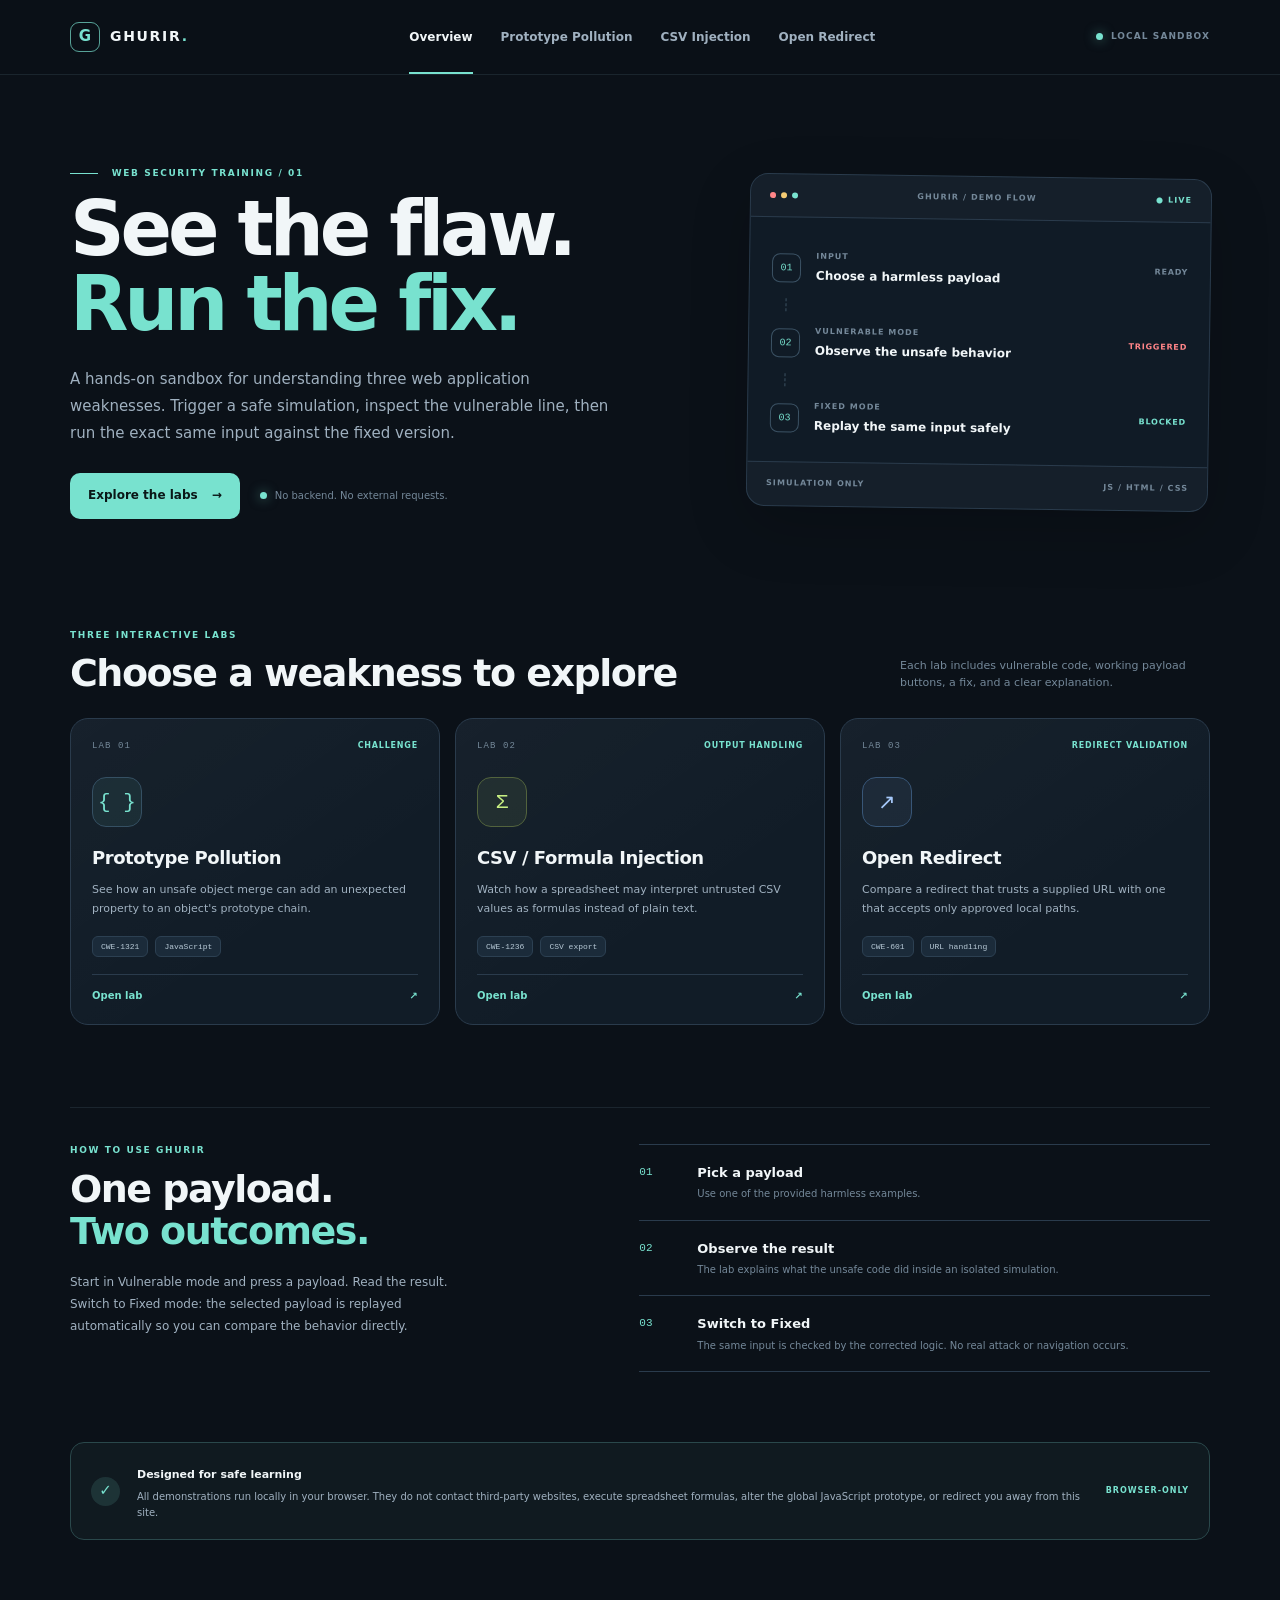
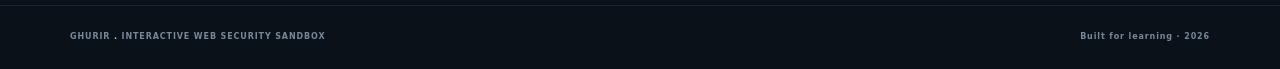
<file: index.html>
<!doctype html>
<html lang="en">
<head>
  <meta charset="utf-8">
  <meta name="viewport" content="width=device-width, initial-scale=1">
  <meta name="description" content="Ghurir is an interactive, browser-only web security sandbox with three safe vulnerability demonstrations.">
  <meta name="theme-color" content="#0b1118">
  <title>Ghurir | Interactive Web Security Sandbox</title>
  <link rel="stylesheet" href="css/style.css">
  <script src="js/main.js" defer></script>
</head>
<body>
  <header class="topbar">
    <div class="shell nav-wrap">
      <a class="brand" href="index.html" aria-label="Ghurir home"><span class="brand-mark">G</span><span>GHURIR<span class="brand-dot">.</span></span></a>
      <nav class="main-nav" aria-label="Main navigation">
        <a href="index.html" aria-current="page">Overview</a>
        <a href="prototype-pollution.html">Prototype Pollution</a>
        <a href="csv-injection.html">CSV Injection</a>
        <a href="open-redirect.html">Open Redirect</a>
      </nav>
      <span class="nav-note"><span class="status-dot"></span> LOCAL SANDBOX</span>
    </div>
  </header>

  <main>
    <section class="shell home-hero">
      <div class="hero-copy">
        <p class="eyebrow"><span class="eyebrow-line"></span> WEB SECURITY TRAINING / 01</p>
        <h1>See the flaw.<br><span>Run the fix.</span></h1>
        <p class="hero-lede">A hands-on sandbox for understanding three web application weaknesses. Trigger a safe simulation, inspect the vulnerable line, then run the exact same input against the fixed version.</p>
        <div class="hero-actions">
          <a class="button button-primary" href="#labs">Explore the labs <span aria-hidden="true">→</span></a>
          <span class="micro-note"><span class="status-dot"></span> No backend. No external requests.</span>
        </div>
      </div>
      <div class="hero-console" aria-label="How the sandbox works">
        <div class="console-top"><span class="console-lights"><i></i><i></i><i></i></span><span>GHURIR / DEMO FLOW</span><span class="console-live">● LIVE</span></div>
        <div class="console-body">
          <div class="console-step"><span class="step-number">01</span><div><small>INPUT</small><strong>Choose a harmless payload</strong></div><span class="step-state">READY</span></div>
          <div class="console-connector"></div>
          <div class="console-step"><span class="step-number">02</span><div><small>VULNERABLE MODE</small><strong>Observe the unsafe behavior</strong></div><span class="state-bad">TRIGGERED</span></div>
          <div class="console-connector"></div>
          <div class="console-step"><span class="step-number">03</span><div><small>FIXED MODE</small><strong>Replay the same input safely</strong></div><span class="state-good">BLOCKED</span></div>
        </div>
        <div class="console-foot"><span>SIMULATION ONLY</span><span>JS / HTML / CSS</span></div>
      </div>
    </section>

    <section class="shell section-block" id="labs">
      <div class="section-heading">
        <div><p class="eyebrow">THREE INTERACTIVE LABS</p><h2>Choose a weakness to explore</h2></div>
        <p class="section-side-note">Each lab includes vulnerable code, working payload buttons, a fix, and a clear explanation.</p>
      </div>
      <div class="lab-cards">
        <article class="lab-card">
          <div class="card-topline"><span class="lab-index">LAB 01</span><span class="difficulty">CHALLENGE</span></div>
          <div class="card-icon icon-prototype" aria-hidden="true"><span>{ }</span></div>
          <h3>Prototype Pollution</h3>
          <p>See how an unsafe object merge can add an unexpected property to an object's prototype chain.</p>
          <div class="card-meta"><span>CWE-1321</span><span>JavaScript</span></div>
          <a class="card-link" href="prototype-pollution.html">Open lab <span aria-hidden="true">↗</span></a>
        </article>
        <article class="lab-card">
          <div class="card-topline"><span class="lab-index">LAB 02</span><span class="difficulty">OUTPUT HANDLING</span></div>
          <div class="card-icon icon-csv" aria-hidden="true"><span>Σ</span></div>
          <h3>CSV / Formula Injection</h3>
          <p>Watch how a spreadsheet may interpret untrusted CSV values as formulas instead of plain text.</p>
          <div class="card-meta"><span>CWE-1236</span><span>CSV export</span></div>
          <a class="card-link" href="csv-injection.html">Open lab <span aria-hidden="true">↗</span></a>
        </article>
        <article class="lab-card">
          <div class="card-topline"><span class="lab-index">LAB 03</span><span class="difficulty">REDIRECT VALIDATION</span></div>
          <div class="card-icon icon-redirect" aria-hidden="true"><span>↗</span></div>
          <h3>Open Redirect</h3>
          <p>Compare a redirect that trusts a supplied URL with one that accepts only approved local paths.</p>
          <div class="card-meta"><span>CWE-601</span><span>URL handling</span></div>
          <a class="card-link" href="open-redirect.html">Open lab <span aria-hidden="true">↗</span></a>
        </article>
      </div>
    </section>

    <section class="shell how-section">
      <div class="how-intro"><p class="eyebrow">HOW TO USE GHURIR</p><h2>One payload.<br><span>Two outcomes.</span></h2><p>Start in Vulnerable mode and press a payload. Read the result. Switch to Fixed mode: the selected payload is replayed automatically so you can compare the behavior directly.</p></div>
      <div class="how-steps">
        <div class="how-row"><span>01</span><div><h3>Pick a payload</h3><p>Use one of the provided harmless examples.</p></div></div>
        <div class="how-row"><span>02</span><div><h3>Observe the result</h3><p>The lab explains what the unsafe code did inside an isolated simulation.</p></div></div>
        <div class="how-row"><span>03</span><div><h3>Switch to Fixed</h3><p>The same input is checked by the corrected logic. No real attack or navigation occurs.</p></div></div>
      </div>
    </section>

    <section class="shell safety-strip">
      <div class="safety-symbol" aria-hidden="true">✓</div>
      <div><strong>Designed for safe learning</strong><p>All demonstrations run locally in your browser. They do not contact third-party websites, execute spreadsheet formulas, alter the global JavaScript prototype, or redirect you away from this site.</p></div>
      <span class="safety-tag">BROWSER-ONLY</span>
    </section>
  </main>

  <footer class="site-footer"><div class="shell footer-inner"><span>GHURIR <span class="brand-dot">.</span> INTERACTIVE WEB SECURITY SANDBOX</span><span>Built for learning · <span data-year>2026</span></span></div></footer>
</body>
</html>
</file>
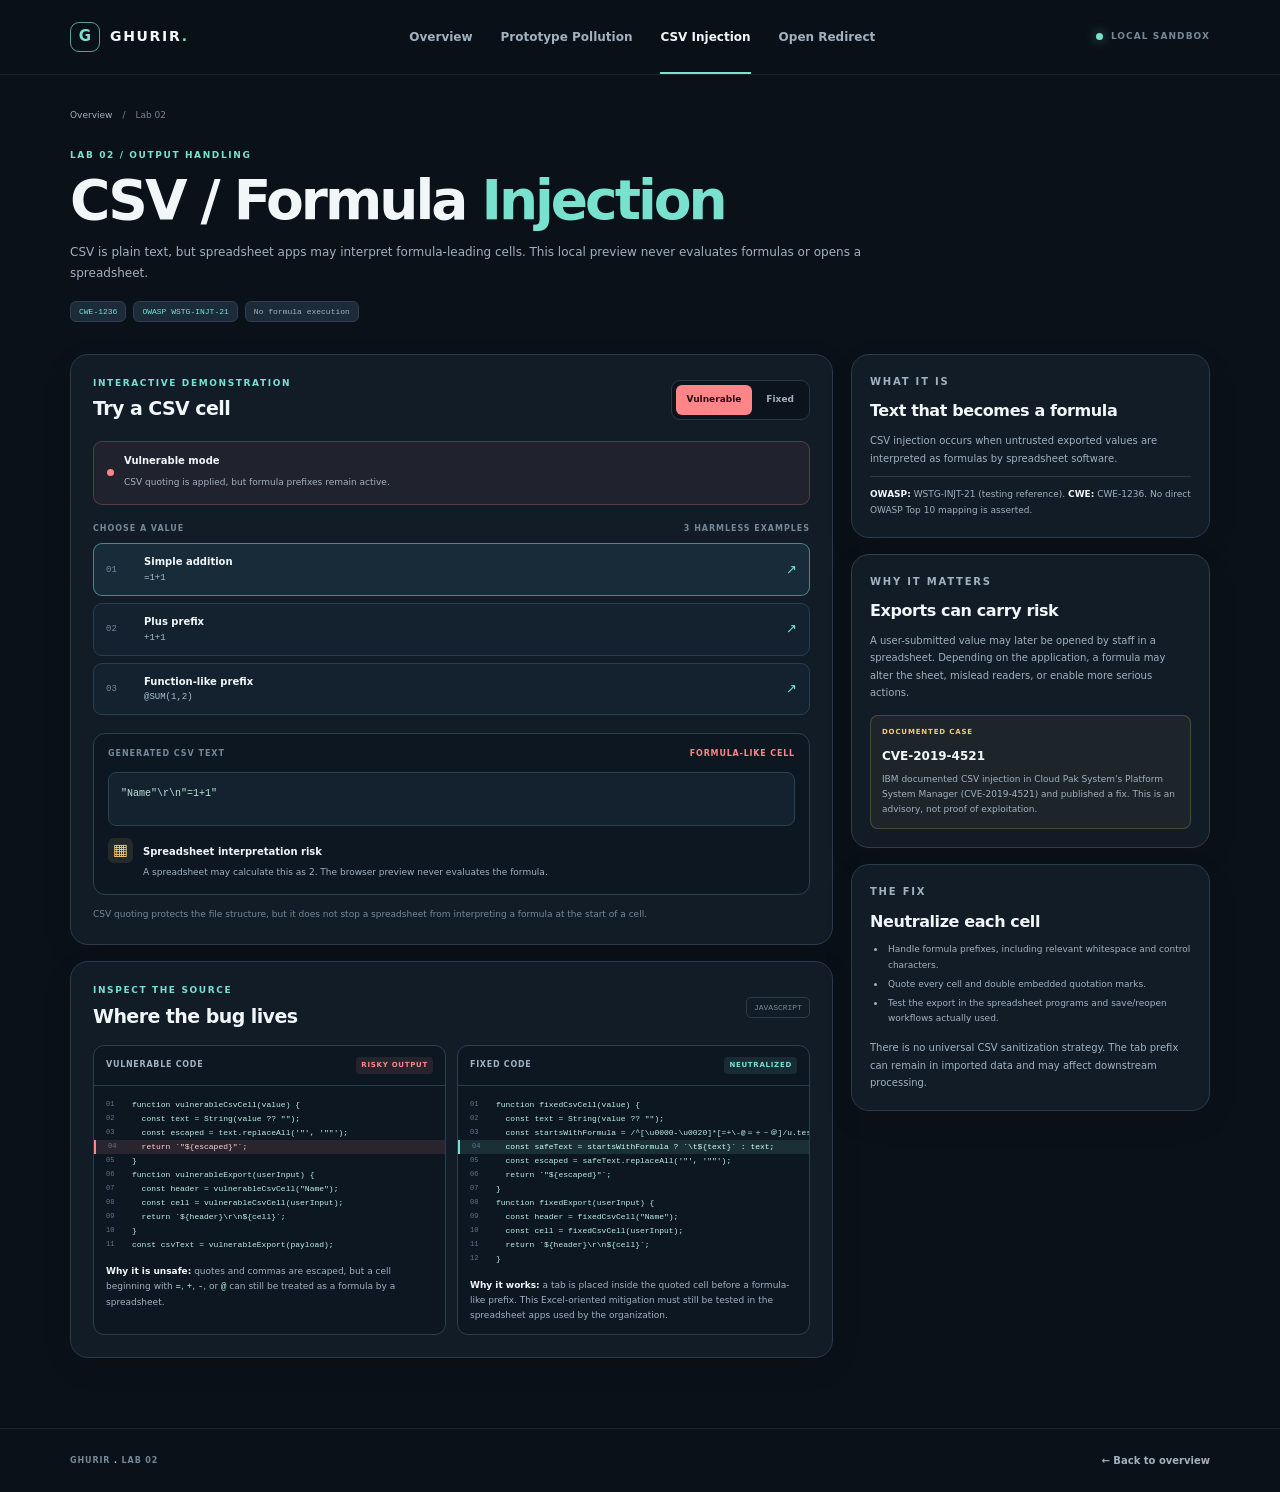
<file: csv-injection.html>
<!doctype html>
<html lang="en">
<head>
  <meta charset="utf-8">
  <meta name="viewport" content="width=device-width, initial-scale=1">
  <meta name="description" content="Safely explore CSV formula injection and spreadsheet-safe output handling.">
  <meta name="theme-color" content="#0b1118">
  <title>CSV Injection | Ghurir</title>
  <link rel="stylesheet" href="css/style.css">
  <script src="js/main.js" defer></script>
  <script src="js/csv-injection.js" defer></script>
</head>
<body>
  <header class="topbar"><div class="shell nav-wrap">
    <a class="brand" href="index.html" aria-label="Ghurir home"><span class="brand-mark">G</span><span>GHURIR<span class="brand-dot">.</span></span></a>
    <nav class="main-nav" aria-label="Main navigation"><a href="index.html">Overview</a><a href="prototype-pollution.html">Prototype Pollution</a><a href="csv-injection.html" aria-current="page">CSV Injection</a><a href="open-redirect.html">Open Redirect</a></nav>
    <span class="nav-note"><span class="status-dot"></span> LOCAL SANDBOX</span>
  </div></header>
  <main>
    <section class="shell lab-heading">
      <div class="breadcrumbs"><a href="index.html">Overview</a><span>/</span><span>Lab 02</span></div>
      <p class="eyebrow">LAB 02 / OUTPUT HANDLING</p>
      <h1>CSV / Formula <span>Injection</span></h1>
      <p class="lab-lede">CSV is plain text, but spreadsheet apps may interpret formula-leading cells. This local preview never evaluates formulas or opens a spreadsheet.</p>
      <div class="tag-row"><span class="tag">CWE-1236</span><span class="tag">OWASP WSTG-INJT-21</span><span class="tag tag-muted">No formula execution</span></div>
    </section>

    <section class="shell lab-grid">
      <div class="lab-primary">
        <section class="panel experiment-panel" aria-labelledby="try-title">
          <div class="panel-heading">
            <div><p class="eyebrow">INTERACTIVE DEMONSTRATION</p><h2 id="try-title">Try a CSV cell</h2></div>
            <div class="mode-switch" role="group" aria-label="Demonstration mode"><button type="button" class="mode-button is-active" data-mode="vulnerable" aria-pressed="true">Vulnerable</button><button type="button" class="mode-button" data-mode="fixed" aria-pressed="false">Fixed</button></div>
          </div>
          <div class="mode-banner mode-banner-bad" id="mode-banner"><span class="banner-dot"></span><div><strong>Vulnerable mode</strong><small>Cells are quoted but formula prefixes are not neutralized.</small></div></div>
          <div class="payload-heading"><span>CHOOSE A VALUE</span><span>3 HARMLESS EXAMPLES</span></div>
          <div class="payload-list" id="payload-list">
            <button type="button" class="payload-button is-selected" data-payload-index="0"><span class="payload-number">01</span><span><strong>Simple addition</strong><code>=1+1</code></span><span class="payload-arrow">↗</span></button>
            <button type="button" class="payload-button" data-payload-index="1"><span class="payload-number">02</span><span><strong>Plus prefix</strong><code>+1+1</code></span><span class="payload-arrow">↗</span></button>
            <button type="button" class="payload-button" data-payload-index="2"><span class="payload-number">03</span><span><strong>Function-like prefix</strong><code>@SUM(1,2)</code></span><span class="payload-arrow">↗</span></button>
          </div>
          <div class="csv-preview" aria-live="polite">
            <div class="preview-title"><span>GENERATED CSV TEXT</span><span id="csv-state" class="state-bad">FORMULA-LIKE CELL</span></div>
            <pre class="csv-output" id="csv-output">"Name"\r\n"=1+1"</pre>
            <div class="spreadsheet-hypothesis" id="spreadsheet-hypothesis"><span class="sheet-icon" aria-hidden="true">▦</span><div><strong>Spreadsheet interpretation risk</strong><p>A spreadsheet may parse <code>=1+1</code> as a formula and calculate <strong>2</strong>. This preview does not execute it.</p></div></div>
          </div>
          <p class="experiment-note" id="experiment-note">CSV quoting protects the file structure, but it does not stop a spreadsheet from interpreting a formula at the start of a cell.</p>
        </section>

        <section class="panel code-panel">
          <div class="panel-heading code-heading"><div><p class="eyebrow">INSPECT THE SOURCE</p><h2>Where the bug lives</h2></div><span class="code-language">JAVASCRIPT</span></div>
          <div class="code-columns">
            <div class="code-card"><div class="code-card-heading"><span>VULNERABLE CODE</span><span class="code-pill code-pill-bad">RISKY OUTPUT</span></div><pre class="code-block"><code><span class="code-line">function vulnerableCsvCell(value) {</span><span class="code-line">  const text = String(value ?? "");</span><span class="code-line">  const escaped = text.replaceAll('"', '""');</span><span class="code-line is-risky">  return `"${escaped}"`;</span><span class="code-line">}</span><span class="code-line">function vulnerableExport(userInput) {</span><span class="code-line">  const header = vulnerableCsvCell("Name");</span><span class="code-line">  const cell = vulnerableCsvCell(userInput);</span><span class="code-line">  return `${header}\r\n${cell}`;</span><span class="code-line">}</span><span class="code-line">const csvText = vulnerableExport(payload);</span></code></pre><p class="code-explain"><strong>Why it is unsafe:</strong> quotes and commas are escaped, but a cell beginning with <code>=</code>, <code>+</code>, <code>-</code>, or <code>@</code> can still be treated as a formula by a spreadsheet.</p></div>
            <div class="code-card"><div class="code-card-heading"><span>FIXED CODE</span><span class="code-pill code-pill-good">NEUTRALIZED</span></div><pre class="code-block"><code><span class="code-line">function fixedCsvCell(value) {</span><span class="code-line">  const text = String(value ?? "");</span><span class="code-line">  const startsWithFormula = /^[\u0000-\u0020]*[=+\-@＝＋－＠]/u.test(text);</span><span class="code-line is-fixed">  const safeText = startsWithFormula ? `\t${text}` : text;</span><span class="code-line">  const escaped = safeText.replaceAll('"', '""');</span><span class="code-line">  return `"${escaped}"`;</span><span class="code-line">}</span><span class="code-line">function fixedExport(userInput) {</span><span class="code-line">  const header = fixedCsvCell("Name");</span><span class="code-line">  const cell = fixedCsvCell(userInput);</span><span class="code-line">  return `${header}\r\n${cell}`;</span><span class="code-line">}</span></code></pre><p class="code-explain"><strong>Why it works:</strong> a tab is placed inside the quoted cell before a formula-like prefix. This Excel-oriented mitigation must still be tested in the spreadsheet apps used by the organization.</p></div>
          </div>
        </section>
      </div>

      <aside class="lab-aside">
        <section class="panel aside-panel"><p class="eyebrow">WHAT IT IS</p><h2>Text that becomes a formula</h2><p>CSV injection occurs when untrusted exported values are interpreted as formulas by spreadsheet software.</p><p class="classification"><strong>OWASP:</strong> WSTG-INJT-21 (testing reference). <strong>CWE:</strong> CWE-1236. No direct OWASP Top 10 mapping is asserted.</p></section>
        <section class="panel aside-panel impact-panel"><p class="eyebrow">WHY IT MATTERS</p><h2>Exports can carry risk</h2><p>A user-submitted value may later be opened by staff in a spreadsheet. Depending on the application, a formula may alter the sheet, mislead readers, or enable more serious actions.</p><div class="incident-note"><span>DOCUMENTED CASE</span><strong>CVE-2019-4521</strong><p>IBM documented CSV injection in Cloud Pak System's Platform System Manager (CVE-2019-4521) and published a fix. This is an advisory, not proof of exploitation.</p></div></section>
        <section class="panel aside-panel fix-panel"><p class="eyebrow">THE FIX</p><h2>Neutralize each cell</h2><ul><li>Handle formula prefixes, including relevant whitespace and control characters.</li><li>Quote every cell and double embedded quotation marks.</li><li>Test the export in the spreadsheet programs and save/reopen workflows actually used.</li></ul><p class="small-note">There is no universal CSV sanitization strategy. The tab prefix can remain in imported data and may affect downstream processing.</p></section>
      </aside>
    </section>
  </main>
  <footer class="site-footer"><div class="shell footer-inner"><span>GHURIR <span class="brand-dot">.</span> LAB 02</span><a href="index.html">← Back to overview</a></div></footer>
</body>
</html>
</file>
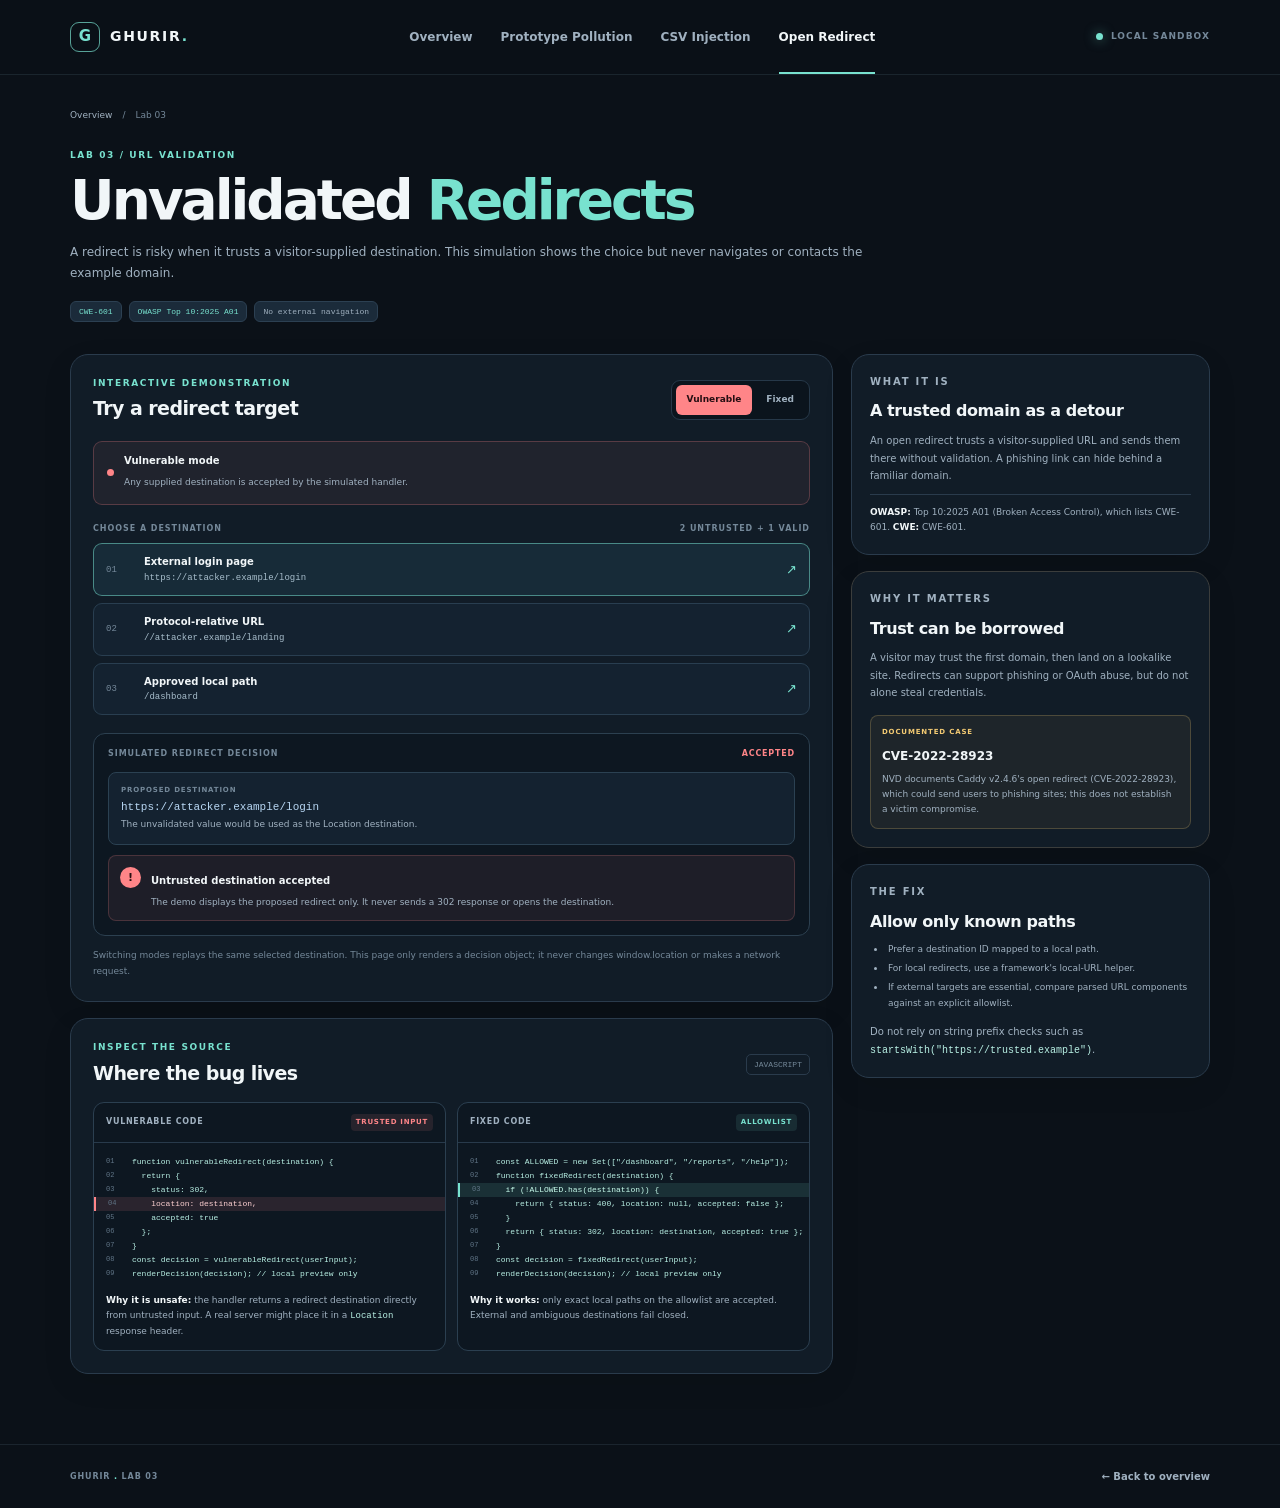
<file: open-redirect.html>
<!doctype html>
<html lang="en">
<head>
  <meta charset="utf-8">
  <meta name="viewport" content="width=device-width, initial-scale=1">
  <meta name="description" content="Explore unvalidated redirects with a safe, non-navigating browser simulation.">
  <meta name="theme-color" content="#0b1118">
  <title>Open Redirect | Ghurir</title>
  <link rel="stylesheet" href="css/style.css">
  <script src="js/main.js" defer></script>
  <script src="js/open-redirect.js" defer></script>
</head>
<body>
  <header class="topbar"><div class="shell nav-wrap">
    <a class="brand" href="index.html" aria-label="Ghurir home"><span class="brand-mark">G</span><span>GHURIR<span class="brand-dot">.</span></span></a>
    <nav class="main-nav" aria-label="Main navigation"><a href="index.html">Overview</a><a href="prototype-pollution.html">Prototype Pollution</a><a href="csv-injection.html">CSV Injection</a><a href="open-redirect.html" aria-current="page">Open Redirect</a></nav>
    <span class="nav-note"><span class="status-dot"></span> LOCAL SANDBOX</span>
  </div></header>
  <main>
    <section class="shell lab-heading">
      <div class="breadcrumbs"><a href="index.html">Overview</a><span>/</span><span>Lab 03</span></div>
      <p class="eyebrow">LAB 03 / URL VALIDATION</p>
      <h1>Unvalidated <span>Redirects</span></h1>
      <p class="lab-lede">A redirect is risky when it trusts a visitor-supplied destination. This simulation shows the choice but never navigates or contacts the example domain.</p>
      <div class="tag-row"><span class="tag">CWE-601</span><span class="tag">OWASP Top 10:2025 A01</span><span class="tag tag-muted">No external navigation</span></div>
    </section>

    <section class="shell lab-grid">
      <div class="lab-primary">
        <section class="panel experiment-panel" aria-labelledby="try-title">
          <div class="panel-heading">
            <div><p class="eyebrow">INTERACTIVE DEMONSTRATION</p><h2 id="try-title">Try a redirect target</h2></div>
            <div class="mode-switch" role="group" aria-label="Demonstration mode"><button type="button" class="mode-button is-active" data-mode="vulnerable" aria-pressed="true">Vulnerable</button><button type="button" class="mode-button" data-mode="fixed" aria-pressed="false">Fixed</button></div>
          </div>
          <div class="mode-banner mode-banner-bad" id="mode-banner"><span class="banner-dot"></span><div><strong>Vulnerable mode</strong><small>Any supplied destination is accepted by the simulated handler.</small></div></div>
          <div class="payload-heading"><span>CHOOSE A DESTINATION</span><span>2 UNTRUSTED + 1 VALID</span></div>
          <div class="payload-list" id="payload-list">
            <button type="button" class="payload-button is-selected" data-payload-index="0"><span class="payload-number">01</span><span><strong>External login page</strong><code>https://attacker.example/login</code></span><span class="payload-arrow">↗</span></button>
            <button type="button" class="payload-button" data-payload-index="1"><span class="payload-number">02</span><span><strong>Protocol-relative URL</strong><code>//attacker.example/landing</code></span><span class="payload-arrow">↗</span></button>
            <button type="button" class="payload-button" data-payload-index="2"><span class="payload-number">03</span><span><strong>Approved local path</strong><code>/dashboard</code></span><span class="payload-arrow">↗</span></button>
          </div>
          <div class="redirect-preview" aria-live="polite">
            <div class="preview-title"><span>SIMULATED REDIRECT DECISION</span><span id="redirect-state" class="state-bad">ACCEPTED</span></div>
            <div class="destination-box"><span>PROPOSED DESTINATION</span><strong id="destination-value">https://attacker.example/login</strong><small id="destination-detail">The unvalidated value would be used as the Location destination.</small></div>
            <div class="redirect-decision" id="redirect-decision"><span class="decision-icon" aria-hidden="true">!</span><div><strong>Untrusted destination accepted</strong><p>The demo displays the proposed redirect only. It never sends a 302 response or opens the destination.</p></div></div>
          </div>
          <p class="experiment-note" id="experiment-note">Switching modes automatically replays the selected destination so you can compare the same input.</p>
        </section>

        <section class="panel code-panel">
          <div class="panel-heading code-heading"><div><p class="eyebrow">INSPECT THE SOURCE</p><h2>Where the bug lives</h2></div><span class="code-language">JAVASCRIPT</span></div>
          <div class="code-columns">
            <div class="code-card"><div class="code-card-heading"><span>VULNERABLE CODE</span><span class="code-pill code-pill-bad">TRUSTED INPUT</span></div><pre class="code-block"><code><span class="code-line">function vulnerableRedirect(destination) {</span><span class="code-line">  return {</span><span class="code-line">    status: 302,</span><span class="code-line is-risky">    location: destination,</span><span class="code-line">    accepted: true</span><span class="code-line">  };</span><span class="code-line">}</span><span class="code-line">const decision = vulnerableRedirect(userInput);</span><span class="code-line">renderDecision(decision); // local preview only</span></code></pre><p class="code-explain"><strong>Why it is unsafe:</strong> the handler returns a redirect destination directly from untrusted input. A real server might place it in a <code>Location</code> response header.</p></div>
            <div class="code-card"><div class="code-card-heading"><span>FIXED CODE</span><span class="code-pill code-pill-good">ALLOWLIST</span></div><pre class="code-block"><code><span class="code-line">const ALLOWED = new Set(["/dashboard", "/reports", "/help"]);</span><span class="code-line">function fixedRedirect(destination) {</span><span class="code-line is-fixed">  if (!ALLOWED.has(destination)) {</span><span class="code-line">    return { status: 400, location: null, accepted: false };</span><span class="code-line">  }</span><span class="code-line">  return { status: 302, location: destination, accepted: true };</span><span class="code-line">}</span><span class="code-line">const decision = fixedRedirect(userInput);</span><span class="code-line">renderDecision(decision); // local preview only</span></code></pre><p class="code-explain"><strong>Why it works:</strong> only exact local paths on the allowlist are accepted. External and ambiguous destinations fail closed.</p></div>
          </div>
        </section>
      </div>

      <aside class="lab-aside">
        <section class="panel aside-panel"><p class="eyebrow">WHAT IT IS</p><h2>A trusted domain as a detour</h2><p>An open redirect trusts a visitor-supplied URL and sends them there without validation. A phishing link can hide behind a familiar domain.</p><p class="classification"><strong>OWASP:</strong> Top 10:2025 A01 (Broken Access Control), which lists CWE-601. <strong>CWE:</strong> CWE-601.</p></section>
        <section class="panel aside-panel impact-panel"><p class="eyebrow">WHY IT MATTERS</p><h2>Trust can be borrowed</h2><p>A visitor may trust the first domain, then land on a lookalike site. Redirects can support phishing or OAuth abuse, but do not alone steal credentials.</p><div class="incident-note"><span>DOCUMENTED CASE</span><strong>CVE-2022-28923</strong><p>NVD documents Caddy v2.4.6's open redirect (CVE-2022-28923), which could send users to phishing sites; this does not establish a victim compromise.</p></div></section>
        <section class="panel aside-panel fix-panel"><p class="eyebrow">THE FIX</p><h2>Allow only known paths</h2><ul><li>Prefer a destination ID mapped to a local path.</li><li>For local redirects, use a framework's local-URL helper.</li><li>If external targets are essential, compare parsed URL components against an explicit allowlist.</li></ul><p class="small-note">Do not rely on string prefix checks such as <code>startsWith("https://trusted.example")</code>.</p></section>
      </aside>
    </section>
  </main>
  <footer class="site-footer"><div class="shell footer-inner"><span>GHURIR <span class="brand-dot">.</span> LAB 03</span><a href="index.html">← Back to overview</a></div></footer>
</body>
</html>
</file>
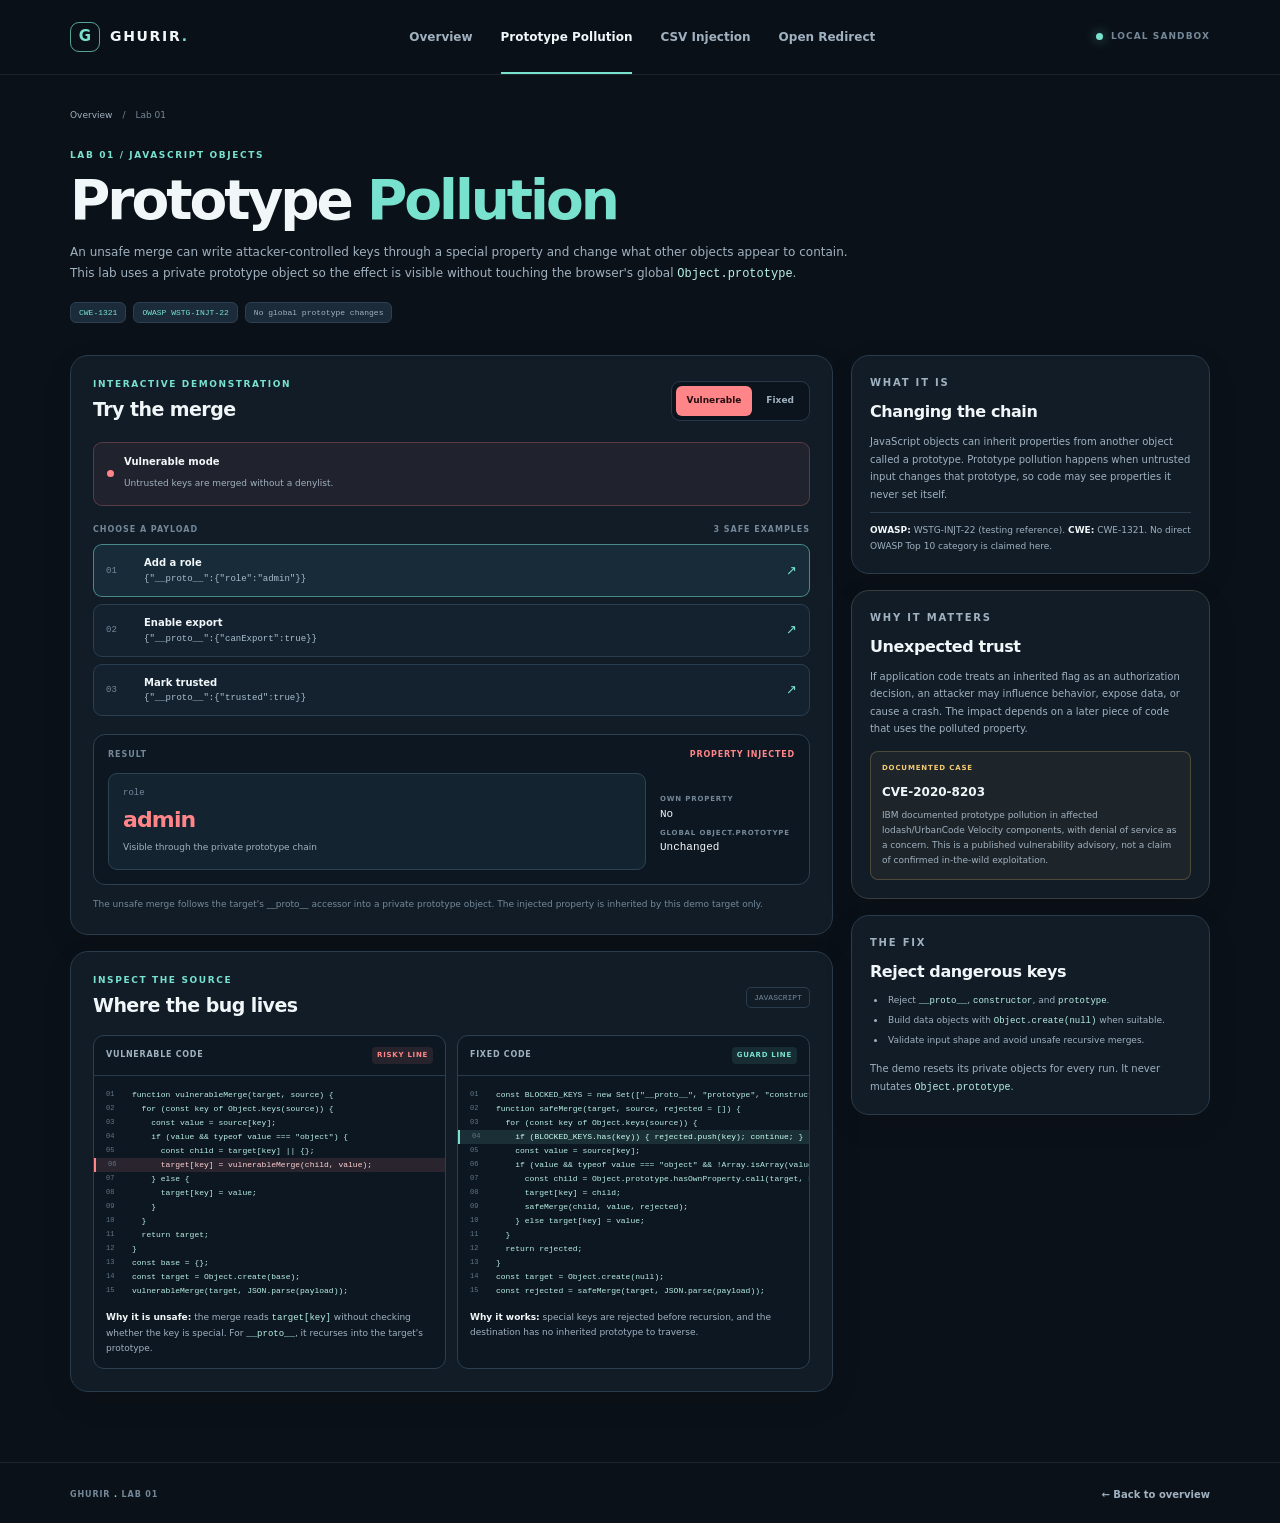
<file: prototype-pollution.html>
<!doctype html>
<html lang="en">
<head>
  <meta charset="utf-8">
  <meta name="viewport" content="width=device-width, initial-scale=1">
  <meta name="description" content="Safely explore prototype pollution with an isolated JavaScript object simulation.">
  <meta name="theme-color" content="#0b1118">
  <title>Prototype Pollution | Ghurir</title>
  <link rel="stylesheet" href="css/style.css">
  <script src="js/main.js" defer></script>
  <script src="js/prototype-pollution.js" defer></script>
</head>
<body>
  <header class="topbar"><div class="shell nav-wrap">
    <a class="brand" href="index.html" aria-label="Ghurir home"><span class="brand-mark">G</span><span>GHURIR<span class="brand-dot">.</span></span></a>
    <nav class="main-nav" aria-label="Main navigation"><a href="index.html">Overview</a><a href="prototype-pollution.html" aria-current="page">Prototype Pollution</a><a href="csv-injection.html">CSV Injection</a><a href="open-redirect.html">Open Redirect</a></nav>
    <span class="nav-note"><span class="status-dot"></span> LOCAL SANDBOX</span>
  </div></header>
  <main>
    <section class="shell lab-heading">
      <div class="breadcrumbs"><a href="index.html">Overview</a><span>/</span><span>Lab 01</span></div>
      <p class="eyebrow">LAB 01 / JAVASCRIPT OBJECTS</p>
      <h1>Prototype <span>Pollution</span></h1>
      <p class="lab-lede">An unsafe merge can write attacker-controlled keys through a special property and change what other objects appear to contain. This lab uses a private prototype object so the effect is visible without touching the browser's global <code>Object.prototype</code>.</p>
      <div class="tag-row"><span class="tag">CWE-1321</span><span class="tag">OWASP WSTG-INJT-22</span><span class="tag tag-muted">No global prototype changes</span></div>
    </section>

    <section class="shell lab-grid">
      <div class="lab-primary">
        <section class="panel experiment-panel" aria-labelledby="try-title">
          <div class="panel-heading">
            <div><p class="eyebrow">INTERACTIVE DEMONSTRATION</p><h2 id="try-title">Try the merge</h2></div>
            <div class="mode-switch" role="group" aria-label="Demonstration mode"><button type="button" class="mode-button is-active" data-mode="vulnerable" aria-pressed="true">Vulnerable</button><button type="button" class="mode-button" data-mode="fixed" aria-pressed="false">Fixed</button></div>
          </div>
          <div class="mode-banner mode-banner-bad" id="mode-banner"><span class="banner-dot"></span><div><strong>Vulnerable mode</strong><small>Untrusted keys are merged without a denylist.</small></div></div>
          <div class="payload-heading"><span>CHOOSE A PAYLOAD</span><span>3 SAFE EXAMPLES</span></div>
          <div class="payload-list" id="payload-list">
            <button type="button" class="payload-button is-selected" data-payload-index="0"><span class="payload-number">01</span><span><strong>Add a role</strong><code>{"__proto__":{"role":"admin"}}</code></span><span class="payload-arrow">↗</span></button>
            <button type="button" class="payload-button" data-payload-index="1"><span class="payload-number">02</span><span><strong>Enable export</strong><code>{"__proto__":{"canExport":true}}</code></span><span class="payload-arrow">↗</span></button>
            <button type="button" class="payload-button" data-payload-index="2"><span class="payload-number">03</span><span><strong>Mark trusted</strong><code>{"__proto__":{"trusted":true}}</code></span><span class="payload-arrow">↗</span></button>
          </div>
          <div class="result-panel" id="result-panel" aria-live="polite">
            <div class="result-heading"><span class="result-label">RESULT</span><span class="result-state state-bad" id="result-state">PROPERTY INJECTED</span></div>
            <div class="result-body" id="result-body"><div class="result-main"><span class="result-key">role</span><strong>admin</strong><small>Visible through the local prototype chain</small></div><div class="result-side"><span>OWN PROPERTY</span><strong id="own-property">No</strong><span>GLOBAL OBJECT.PROTOTYPE</span><strong class="good-text" id="global-check">Unchanged</strong></div></div>
          </div>
          <p class="experiment-note" id="experiment-note">The unsafe merge follows the target's <code>__proto__</code> accessor into a private prototype object. The injected property is inherited by this demo target only.</p>
        </section>

        <section class="panel code-panel">
          <div class="panel-heading code-heading"><div><p class="eyebrow">INSPECT THE SOURCE</p><h2>Where the bug lives</h2></div><span class="code-language">JAVASCRIPT</span></div>
          <div class="code-columns">
            <div class="code-card"><div class="code-card-heading"><span>VULNERABLE CODE</span><span class="code-pill code-pill-bad">RISKY LINE</span></div><pre class="code-block"><code><span class="code-line">function vulnerableMerge(target, source) {</span><span class="code-line">  for (const key of Object.keys(source)) {</span><span class="code-line">    const value = source[key];</span><span class="code-line">    if (value && typeof value === "object") {</span><span class="code-line">      const child = target[key] || {};</span><span class="code-line is-risky">      target[key] = vulnerableMerge(child, value);</span><span class="code-line">    } else {</span><span class="code-line">      target[key] = value;</span><span class="code-line">    }</span><span class="code-line">  }</span><span class="code-line">  return target;</span><span class="code-line">}</span><span class="code-line">const base = {};</span><span class="code-line">const target = Object.create(base);</span><span class="code-line">vulnerableMerge(target, JSON.parse(payload));</span></code></pre><p class="code-explain"><strong>Why it is unsafe:</strong> the merge reads <code>target[key]</code> without checking whether the key is special. For <code>__proto__</code>, it recurses into the target's prototype.</p></div>
            <div class="code-card"><div class="code-card-heading"><span>FIXED CODE</span><span class="code-pill code-pill-good">GUARD LINE</span></div><pre class="code-block"><code><span class="code-line">const BLOCKED_KEYS = new Set(["__proto__", "prototype", "constructor"]);</span><span class="code-line">function safeMerge(target, source, rejected = []) {</span><span class="code-line">  for (const key of Object.keys(source)) {</span><span class="code-line is-fixed">    if (BLOCKED_KEYS.has(key)) { rejected.push(key); continue; }</span><span class="code-line">    const value = source[key];</span><span class="code-line">    if (value && typeof value === "object" && !Array.isArray(value)) {</span><span class="code-line">      const child = Object.prototype.hasOwnProperty.call(target, key) ? target[key] : Object.create(null);</span><span class="code-line">      target[key] = child;</span><span class="code-line">      safeMerge(child, value, rejected);</span><span class="code-line">    } else target[key] = value;</span><span class="code-line">  }</span><span class="code-line">  return rejected;</span><span class="code-line">}</span><span class="code-line">const target = Object.create(null);</span><span class="code-line">const rejected = safeMerge(target, JSON.parse(payload));</span></code></pre><p class="code-explain"><strong>Why it works:</strong> special keys are rejected before recursion, and the destination has no inherited prototype to traverse.</p></div>
          </div>
        </section>
      </div>

      <aside class="lab-aside">
        <section class="panel aside-panel"><p class="eyebrow">WHAT IT IS</p><h2>Changing the chain</h2><p>JavaScript objects can inherit properties from another object called a prototype. Prototype pollution happens when untrusted input changes that prototype, so code may see properties it never set itself.</p><p class="classification"><strong>OWASP:</strong> WSTG-INJT-22 (testing reference). <strong>CWE:</strong> CWE-1321. No direct OWASP Top 10 category is claimed here.</p></section>
        <section class="panel aside-panel impact-panel"><p class="eyebrow">WHY IT MATTERS</p><h2>Unexpected trust</h2><p>If application code treats an inherited flag as an authorization decision, an attacker may influence behavior, expose data, or cause a crash. The impact depends on a later piece of code that uses the polluted property.</p><div class="incident-note"><span>DOCUMENTED CASE</span><strong>CVE-2020-8203</strong><p>IBM documented prototype pollution in affected lodash/UrbanCode Velocity components, with denial of service as a concern. This is a published vulnerability advisory, not a claim of confirmed in-the-wild exploitation.</p></div></section>
        <section class="panel aside-panel fix-panel"><p class="eyebrow">THE FIX</p><h2>Reject dangerous keys</h2><ul><li>Reject <code>__proto__</code>, <code>constructor</code>, and <code>prototype</code>.</li><li>Build data objects with <code>Object.create(null)</code> when suitable.</li><li>Validate input shape and avoid unsafe recursive merges.</li></ul><p class="small-note">The demo resets its private objects for every run. It never mutates <code>Object.prototype</code>.</p></section>
      </aside>
    </section>
  </main>
  <footer class="site-footer"><div class="shell footer-inner"><span>GHURIR <span class="brand-dot">.</span> LAB 01</span><a href="index.html">← Back to overview</a></div></footer>
</body>
</html>
</file>
<file: css/style.css>
:root {
  color-scheme: dark;
  --bg: #0b1118;
  --surface: #111c27;
  --surface-2: #172534;
  --surface-3: #1c2d3e;
  --line: #2a3b4c;
  --text: #f1f6f8;
  --muted: #a0b1c0;
  --faint: #748899;
  --mint: #78e2cf;
  --lime: #c7ef82;
  --red: #ff8588;
  --amber: #f4cb73;
  --radius: 18px;
  --shadow: 0 20px 60px rgba(0,0,0,.18);
}
* { box-sizing: border-box; }
html { scroll-behavior: smooth; }
body { margin: 0; background: var(--bg); color: var(--text); font-family: Inter, ui-sans-serif, system-ui, -apple-system, BlinkMacSystemFont, "Segoe UI", sans-serif; line-height: 1.55; -webkit-font-smoothing: antialiased; }
a { color: inherit; text-decoration: none; }
button { font: inherit; }
code, pre { font-family: ui-monospace, SFMono-Regular, Menlo, Consolas, monospace; }
code { color: #b9f1e5; }
.shell { width: min(1140px, calc(100% - 48px)); margin-inline: auto; }
.topbar { position: sticky; top: 0; z-index: 10; background: rgba(11,17,24,.92); border-bottom: 1px solid rgba(114,143,163,.16); backdrop-filter: blur(14px); }
.nav-wrap { min-height: 72px; display: flex; align-items: center; justify-content: space-between; gap: 28px; }
.brand { display: inline-flex; align-items: center; gap: 10px; font-weight: 850; letter-spacing: .12em; font-size: 14px; white-space: nowrap; }
.brand-mark { width: 30px; height: 30px; display: grid; place-items: center; border: 1px solid rgba(120,226,207,.7); border-radius: 9px; color: var(--mint); font-size: 15px; letter-spacing: 0; }
.brand-dot { color: var(--mint); }
.main-nav { display: flex; justify-content: center; align-items: center; gap: clamp(14px, 2.2vw, 28px); }
.main-nav a { color: var(--muted); font-size: 12px; font-weight: 650; padding: 28px 0 25px; border-bottom: 2px solid transparent; white-space: nowrap; transition: color .18s ease, border-color .18s ease; }
.main-nav a:hover, .main-nav a[aria-current="page"] { color: var(--text); border-color: var(--mint); }
.nav-note { display: inline-flex; align-items: center; gap: 8px; color: var(--faint); font-size: 9px; font-weight: 750; letter-spacing: .12em; white-space: nowrap; }
.status-dot { width: 7px; height: 7px; border-radius: 50%; background: var(--mint); box-shadow: 0 0 12px rgba(120,226,207,.55); }
.home-hero { display: grid; grid-template-columns: 1.12fr .88fr; gap: clamp(40px, 7vw, 96px); align-items: center; padding-top: 92px; padding-bottom: 92px; }
.eyebrow { color: var(--mint); font-size: 9px; line-height: 1.4; font-weight: 850; letter-spacing: .18em; margin: 0 0 12px; }
.eyebrow-line { display: inline-block; width: 28px; height: 1px; background: var(--mint); vertical-align: middle; margin-right: 9px; }
h1, h2, h3, p { margin-top: 0; }
h1 { font-size: clamp(44px, 6.5vw, 76px); line-height: .99; letter-spacing: -.055em; font-weight: 780; margin: 0 0 24px; }
h1 span, .how-intro h2 span { color: var(--mint); }
.hero-lede { max-width: 550px; color: var(--muted); font-size: 15px; line-height: 1.8; margin-bottom: 26px; }
.hero-actions { display: flex; align-items: center; flex-wrap: wrap; gap: 20px; }
.button { display: inline-flex; gap: 14px; align-items: center; justify-content: center; min-height: 46px; padding: 0 18px; border-radius: 10px; font-size: 12px; font-weight: 800; transition: transform .18s ease, filter .18s ease; }
.button:hover { transform: translateY(-2px); filter: brightness(1.06); }
.button-primary { color: #0a1717; background: var(--mint); }
.micro-note { color: var(--faint); font-size: 10px; display: inline-flex; align-items: center; gap: 8px; }
.hero-console { border: 1px solid var(--line); border-radius: 18px; background: #101b26; box-shadow: var(--shadow); overflow: hidden; transform: rotate(.8deg); }
.console-top, .console-foot { display: flex; align-items: center; justify-content: space-between; padding: 15px 19px; background: rgba(255,255,255,.018); color: var(--faint); font-size: 8px; letter-spacing: .14em; font-weight: 800; }
.console-top { border-bottom: 1px solid var(--line); }
.console-lights { display: flex; gap: 5px; }
.console-lights i { width: 6px; height: 6px; background: #466071; border-radius: 50%; }
.console-lights i:first-child { background: var(--red); }
.console-lights i:nth-child(2) { background: var(--amber); }
.console-lights i:nth-child(3) { background: var(--mint); }
.console-live { color: var(--mint); }
.console-body { padding: 19px 22px 13px; }
.console-step { display: grid; grid-template-columns: 31px 1fr auto; align-items: center; gap: 13px; padding: 14px 0; }
.step-number { display: grid; place-items: center; width: 29px; height: 29px; border: 1px solid #3b5264; border-radius: 8px; color: var(--mint); font: 10px ui-monospace, monospace; }
.console-step small { display: block; color: var(--faint); font-size: 8px; letter-spacing: .13em; margin-bottom: 3px; font-weight: 750; }
.console-step strong { display: block; font-size: 12px; font-weight: 650; }
.step-state, .state-bad, .state-good { font-size: 8px; font-weight: 850; letter-spacing: .1em; }
.step-state { color: var(--faint); }
.state-bad { color: var(--red); }
.state-good, .good-text { color: var(--mint); }
.console-connector { height: 13px; border-left: 1px dashed #3c5262; margin-left: 14px; }
.console-foot { border-top: 1px solid var(--line); }
.section-block { padding-top: 18px; padding-bottom: 82px; }
.section-heading { display: flex; align-items: end; justify-content: space-between; gap: 30px; margin-bottom: 23px; }
.section-heading h2, .how-intro h2 { font-size: clamp(27px, 3vw, 38px); letter-spacing: -.04em; line-height: 1.1; margin: 0; }
.section-side-note { max-width: 310px; color: var(--faint); font-size: 11px; line-height: 1.6; margin: 0 0 3px; }
.lab-cards { display: grid; grid-template-columns: repeat(3, 1fr); gap: 15px; }
.lab-card { position: relative; min-height: 300px; display: flex; flex-direction: column; border: 1px solid var(--line); border-radius: var(--radius); padding: 21px; background: linear-gradient(145deg, rgba(255,255,255,.025), transparent 65%), var(--surface); transition: transform .2s ease, border-color .2s ease, background .2s ease; }
.lab-card:hover { transform: translateY(-4px); border-color: rgba(120,226,207,.48); background-color: #152331; }
.card-topline { display: flex; align-items: center; justify-content: space-between; gap: 10px; }
.lab-index { color: var(--faint); font: 9px ui-monospace, monospace; letter-spacing: .12em; }
.difficulty { color: var(--mint); font-size: 8px; font-weight: 850; letter-spacing: .1em; }
.card-icon { width: 50px; height: 50px; display: grid; place-items: center; margin: 25px 0 17px; border: 1px solid #355063; border-radius: 14px; color: var(--mint); background: rgba(120,226,207,.07); font: 21px ui-monospace, monospace; }
.icon-csv { color: var(--lime); border-color: #52633d; background: rgba(199,239,130,.07); }
.icon-redirect { color: #a6c9fa; border-color: #385677; background: rgba(125,173,231,.07); }
.lab-card h3 { font-size: 18px; letter-spacing: -.025em; margin-bottom: 9px; }
.lab-card p { color: var(--muted); font-size: 11px; line-height: 1.7; margin-bottom: 17px; }
.card-meta { display: flex; gap: 7px; margin-top: auto; margin-bottom: 17px; }
.card-meta span, .tag { padding: 5px 8px; color: #b8cad7; background: #1b2b3a; border: 1px solid #2c4052; border-radius: 6px; font: 8px ui-monospace, monospace; }
.card-link { border-top: 1px solid var(--line); padding-top: 13px; color: var(--mint); font-size: 10px; font-weight: 850; display: flex; justify-content: space-between; }
.how-section { display: grid; grid-template-columns: .9fr 1.1fr; gap: clamp(40px, 8vw, 110px); padding-top: 36px; padding-bottom: 70px; border-top: 1px solid rgba(114,143,163,.16); }
.how-intro p:last-child { max-width: 390px; color: var(--muted); font-size: 12px; line-height: 1.8; margin: 20px 0 0; }
.how-steps { border-top: 1px solid var(--line); }
.how-row { display: grid; grid-template-columns: 42px 1fr; gap: 16px; padding: 18px 0; border-bottom: 1px solid var(--line); }
.how-row > span { color: var(--mint); font: 11px ui-monospace, monospace; padding-top: 3px; }
.how-row h3 { font-size: 13px; margin: 0 0 3px; }
.how-row p { color: var(--faint); font-size: 10px; margin: 0; }
.safety-strip { display: flex; align-items: center; gap: 17px; border: 1px solid #2a484b; background: rgba(120,226,207,.045); border-radius: 14px; padding: 18px 20px; margin-bottom: 65px; }
.safety-symbol { flex: 0 0 29px; height: 29px; display: grid; place-items: center; border-radius: 50%; background: rgba(120,226,207,.13); color: var(--mint); font-size: 15px; }
.safety-strip strong { font-size: 11px; }
.safety-strip p { color: var(--muted); font-size: 10px; margin: 3px 0 0; line-height: 1.6; }
.safety-tag { margin-left: auto; color: var(--mint); font-size: 8px; letter-spacing: .12em; white-space: nowrap; font-weight: 850; }
.site-footer { border-top: 1px solid rgba(114,143,163,.16); }
.footer-inner { min-height: 63px; display: flex; justify-content: space-between; align-items: center; gap: 15px; color: var(--faint); font-size: 8px; font-weight: 750; letter-spacing: .11em; }
.footer-inner a { color: var(--muted); font-size: 10px; letter-spacing: 0; }

/* Lab pages */
.lab-heading { padding-top: 34px; padding-bottom: 32px; }
.breadcrumbs { display: flex; gap: 10px; align-items: center; color: var(--faint); font-size: 9px; margin-bottom: 26px; }
.breadcrumbs a { color: var(--muted); }
.lab-heading h1 { font-size: clamp(37px, 5vw, 55px); margin-bottom: 14px; }
.lab-lede { max-width: 800px; color: var(--muted); font-size: 12px; line-height: 1.8; margin-bottom: 16px; }
.tag-row { display: flex; flex-wrap: wrap; gap: 7px; }
.tag { font-size: 8px; color: var(--mint); }
.tag-muted { color: var(--muted); }
.lab-grid { display: grid; grid-template-columns: minmax(0, 1.7fr) minmax(260px, .8fr); gap: 18px; align-items: start; padding-bottom: 70px; }
.lab-primary, .lab-aside { display: grid; gap: 16px; min-width: 0; }
.panel { background: var(--surface); border: 1px solid var(--line); border-radius: var(--radius); box-shadow: 0 10px 30px rgba(0,0,0,.09); }
.experiment-panel, .code-panel { padding: 22px; }
.panel-heading { display: flex; justify-content: space-between; align-items: center; gap: 20px; margin-bottom: 17px; }
.panel-heading h2 { font-size: 19px; letter-spacing: -.03em; margin: 0; }
.panel-heading .eyebrow { margin-bottom: 5px; }
.mode-switch { display: inline-flex; padding: 4px; border-radius: 9px; background: #0b141d; border: 1px solid #263849; gap: 3px; flex-shrink: 0; }
.mode-button { border: 0; background: transparent; color: var(--muted); padding: 8px 11px; border-radius: 6px; font-size: 9px; font-weight: 800; cursor: pointer; }
.mode-button.is-active[data-mode="vulnerable"] { color: #270f13; background: var(--red); }
.mode-button.is-active[data-mode="fixed"] { color: #08201d; background: var(--mint); }
.mode-button:focus-visible, .payload-button:focus-visible, a:focus-visible, .button:focus-visible { outline: 2px solid var(--lime); outline-offset: 3px; }
.mode-banner { display: flex; align-items: center; gap: 10px; padding: 11px 13px; border-radius: 9px; margin-bottom: 18px; }
.mode-banner-bad { border: 1px solid rgba(255,133,136,.25); background: rgba(255,133,136,.065); }
.mode-banner-good { border: 1px solid rgba(120,226,207,.25); background: rgba(120,226,207,.06); }
.banner-dot { width: 7px; height: 7px; border-radius: 50%; background: var(--red); }
.mode-banner-good .banner-dot { background: var(--mint); box-shadow: 0 0 10px rgba(120,226,207,.55); }
.mode-banner strong { display: block; font-size: 10px; }
.mode-banner small { color: var(--muted); font-size: 9px; }
.payload-heading, .preview-title, .result-heading { display: flex; justify-content: space-between; align-items: center; gap: 10px; color: var(--faint); font-size: 8px; font-weight: 850; letter-spacing: .12em; margin-bottom: 8px; }
.payload-list { display: grid; gap: 7px; }
.payload-button { width: 100%; display: grid; grid-template-columns: 28px minmax(0, 1fr) 18px; align-items: center; gap: 10px; text-align: left; padding: 10px 12px; background: #142230; color: var(--text); border: 1px solid #293e50; border-radius: 9px; cursor: pointer; transition: border-color .18s ease, background .18s ease; }
.payload-button:hover, .payload-button.is-selected { border-color: rgba(120,226,207,.52); background: #172b38; }
.payload-number { color: var(--faint); font: 9px ui-monospace, monospace; }
.payload-button strong { display: block; font-size: 10px; margin-bottom: 2px; }
.payload-button code { display: block; color: #a8becc; font-size: 9px; line-height: 1.45; overflow-wrap: anywhere; }
.payload-arrow { color: var(--mint); font-size: 13px; text-align: right; }
.result-panel, .csv-preview, .redirect-preview { margin-top: 18px; border: 1px solid #2c4050; border-radius: 12px; background: #0d1721; padding: 14px; min-width: 0; }
.result-heading, .preview-title { margin-bottom: 11px; }
.result-body { display: grid; grid-template-columns: 1fr 135px; gap: 14px; align-items: center; }
.result-main { min-height: 92px; display: flex; flex-direction: column; align-items: flex-start; justify-content: center; padding: 14px; border-radius: 9px; background: #142330; border: 1px solid #2c4352; }
.result-main .result-key { color: var(--faint); font: 9px ui-monospace, monospace; margin-bottom: 5px; }
.result-main strong { color: var(--red); font-size: 22px; letter-spacing: -.04em; }
.result-main small { color: var(--muted); font-size: 9px; margin-top: 4px; }
.result-side { display: grid; gap: 3px; }
.result-side span { color: var(--faint); font-size: 7px; letter-spacing: .12em; font-weight: 850; margin-top: 5px; }
.result-side strong { color: var(--text); font: 11px ui-monospace, monospace; }
.experiment-note, .small-note { color: var(--faint); font-size: 9px; line-height: 1.7; margin: 12px 0 0; }
.experiment-note code { font-size: 9px; }
.code-heading { margin-bottom: 14px; }
.code-language { padding: 5px 7px; border: 1px solid var(--line); border-radius: 5px; color: var(--faint); font: 8px ui-monospace, monospace; }
.code-columns { display: grid; grid-template-columns: 1fr 1fr; gap: 11px; }
.code-card { min-width: 0; overflow: hidden; border: 1px solid #2b3f50; border-radius: 11px; background: #0d1721; }
.code-card-heading { display: flex; justify-content: space-between; align-items: center; gap: 8px; padding: 11px 12px; border-bottom: 1px solid #283a4b; color: var(--muted); font-size: 8px; letter-spacing: .09em; font-weight: 850; }
.code-pill { padding: 3px 5px; border-radius: 4px; font-size: 7px; }
.code-pill-bad { color: var(--red); background: rgba(255,133,136,.1); }
.code-pill-good { color: var(--mint); background: rgba(120,226,207,.1); }
.code-block { margin: 0; padding: 12px 0; overflow-x: auto; color: #c8d7e1; font-size: 8px; line-height: 1.75; tab-size: 2; }
.code-line { display: block; padding: 0 12px 0 38px; white-space: pre; position: relative; }
.code-line::before { counter-increment: line; content: counter(line, decimal-leading-zero); position: absolute; left: 12px; color: #607587; font-size: 7px; }
.code-block code { counter-reset: line; }
.code-line.is-risky { background: rgba(255,133,136,.12); color: #ffd2d3; border-left: 2px solid var(--red); padding-left: 36px; }
.code-line.is-fixed { background: rgba(120,226,207,.12); color: #caffef; border-left: 2px solid var(--mint); padding-left: 36px; }
.code-explain { padding: 0 12px 12px; color: var(--muted); font-size: 9px; line-height: 1.65; margin: 0; }
.code-explain strong { color: var(--text); }
.aside-panel { padding: 18px; }
.aside-panel h2 { font-size: 16px; letter-spacing: -.025em; margin: 0 0 8px; }
.aside-panel p { color: var(--muted); font-size: 10px; line-height: 1.75; margin-bottom: 9px; }
.aside-panel p:last-child { margin-bottom: 0; }
.classification { border-top: 1px solid var(--line); padding-top: 10px; font-size: 9px !important; }
.classification strong { color: var(--text); }
.impact-panel { border-color: #3b3d3c; }
.incident-note { padding: 11px; background: rgba(244,203,115,.055); border: 1px solid rgba(244,203,115,.22); border-radius: 8px; margin-top: 13px; }
.incident-note > span { display: block; color: var(--amber); font-size: 7px; letter-spacing: .12em; font-weight: 850; margin-bottom: 5px; }
.incident-note > strong { color: var(--text); font-size: 12px; }
.incident-note p { color: var(--muted); font-size: 9px; margin: 5px 0 0; line-height: 1.65; }
.fix-panel ul { margin: 8px 0 10px; padding-left: 16px; color: var(--muted); font-size: 9px; line-height: 1.75; }
.fix-panel li { padding-left: 2px; margin-bottom: 3px; }
.csv-output { padding: 12px; border-radius: 8px; background: #142230; color: #bde4da; border: 1px solid #2a4151; font-size: 10px; line-height: 1.7; white-space: pre-wrap; overflow-wrap: anywhere; min-height: 54px; margin: 0; }
.spreadsheet-hypothesis { display: flex; align-items: flex-start; gap: 10px; padding-top: 12px; }
.sheet-icon { flex: 0 0 25px; height: 25px; display: grid; place-items: center; color: var(--amber); background: rgba(244,203,115,.1); border-radius: 6px; }
.spreadsheet-hypothesis strong { font-size: 10px; }
.spreadsheet-hypothesis p { color: var(--muted); font-size: 9px; line-height: 1.6; margin: 3px 0 0; }
.spreadsheet-hypothesis p strong { color: var(--text); }
.destination-box { padding: 12px; background: #142230; border: 1px solid #2b4152; border-radius: 8px; }
.destination-box span { display: block; color: var(--faint); font-size: 7px; letter-spacing: .12em; font-weight: 850; margin-bottom: 6px; }
.destination-box strong { display: block; color: #b8d7f3; font: 11px ui-monospace, monospace; overflow-wrap: anywhere; }
.destination-box small { display: block; color: var(--muted); font-size: 9px; margin-top: 5px; }
.redirect-decision { display: flex; gap: 10px; align-items: flex-start; margin-top: 10px; padding: 11px; background: rgba(255,133,136,.07); border: 1px solid rgba(255,133,136,.2); border-radius: 8px; }
.redirect-decision.is-blocked { background: rgba(120,226,207,.06); border-color: rgba(120,226,207,.22); }
.decision-icon { display: grid; place-items: center; flex: 0 0 21px; height: 21px; border-radius: 50%; color: #2a1012; background: var(--red); font-size: 11px; font-weight: 900; }
.redirect-decision.is-blocked .decision-icon { color: #08201d; background: var(--mint); }
.redirect-decision strong { font-size: 10px; }
.redirect-decision p { color: var(--muted); font-size: 9px; margin: 3px 0 0; line-height: 1.6; }
@media (max-width: 980px) {
  .nav-wrap { gap: 18px; }
  .nav-note { display: none; }
  .main-nav { margin-left: auto; }
  .lab-grid { grid-template-columns: minmax(0, 1fr) 280px; }
  .code-columns { grid-template-columns: 1fr; }
  .code-block { font-size: 9px; }
}
@media (max-width: 760px) {
  .shell { width: min(100% - 32px, 620px); }
  .nav-wrap { min-height: 66px; align-items: flex-start; flex-direction: column; justify-content: center; gap: 8px; padding-top: 11px; padding-bottom: 0; }
  .brand { font-size: 12px; }
  .brand-mark { width: 25px; height: 25px; }
  .main-nav { width: 100%; justify-content: flex-start; gap: 19px; overflow-x: auto; scrollbar-width: none; }
  .main-nav::-webkit-scrollbar { display: none; }
  .main-nav a { padding: 7px 0 11px; font-size: 10px; }
  .home-hero { grid-template-columns: 1fr; padding-top: 58px; padding-bottom: 65px; gap: 43px; }
  .hero-console { transform: none; }
  .section-heading { display: block; }
  .section-side-note { margin-top: 10px; }
  .lab-cards { grid-template-columns: 1fr; }
  .lab-card { min-height: 0; }
  .card-icon { margin-top: 18px; }
  .how-section { grid-template-columns: 1fr; gap: 30px; padding-top: 30px; }
  .safety-strip { align-items: flex-start; }
  .safety-tag { display: none; }
  .lab-heading { padding-top: 24px; }
  .lab-heading h1 { font-size: 40px; }
  .lab-grid { grid-template-columns: 1fr; }
  .lab-aside { grid-template-columns: 1fr 1fr; }
  .experiment-panel, .code-panel { padding: 17px; }
  .panel-heading { align-items: flex-start; flex-direction: column; gap: 12px; }
}
@media (max-width: 500px) {
  .shell { width: calc(100% - 28px); }
  h1 { font-size: 48px; }
  .hero-lede { font-size: 13px; }
  .hero-actions { align-items: flex-start; flex-direction: column; gap: 13px; }
  .console-body { padding-inline: 14px; }
  .console-step { grid-template-columns: 29px minmax(0,1fr); }
  .console-step .step-state, .console-step .state-bad, .console-step .state-good { grid-column: 2; }
  .footer-inner { align-items: flex-start; flex-direction: column; justify-content: center; padding-top: 15px; padding-bottom: 15px; }
  .lab-heading h1 { font-size: 36px; }
  .lab-aside { grid-template-columns: 1fr; }
  .panel-heading { width: 100%; }
  .mode-switch { width: 100%; }
  .mode-button { flex: 1; }
  .result-body { grid-template-columns: 1fr; }
  .result-side { grid-template-columns: 1fr 1fr; gap: 3px 10px; }
  .code-columns { grid-template-columns: 1fr; }
  .code-block { font-size: 8px; }
  .code-line { padding-left: 34px; }
  .code-line.is-risky, .code-line.is-fixed { padding-left: 32px; }
  .safety-strip { padding: 14px; }
}
</file>
